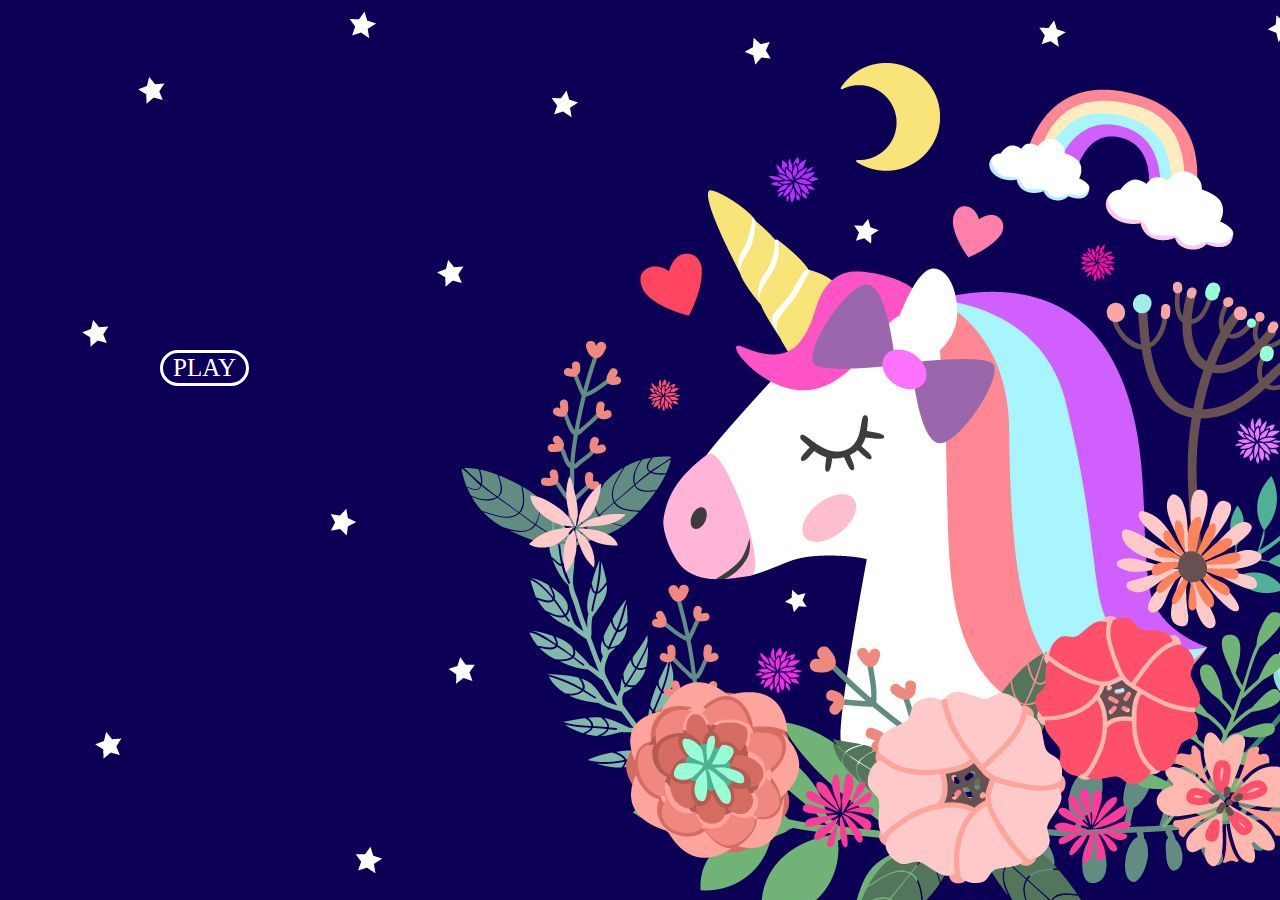
<file: index.html>
<!DOCTYPE html><html lang="en"><head>
    <script src="p5.js"></script>
    <script src="p5.sound.min.js"></script>
    <link rel="stylesheet" type="text/css" href="index.css">
    <meta charset="utf-8">
  <script src="p5.play.js"></script>
  </head>
  <body >
    <script src="index.js"></script>
    <br>
   
    <br> <br>
    <br> <br>
    <br>   <br>
    <br> <br>
    <br> <br>
    <br> <br>
    <br>   <br>
    <br> <br>
    <br> <br>
    &nbsp;&nbsp;&nbsp;&nbsp;&nbsp;&nbsp;&nbsp;&nbsp;&nbsp;&nbsp;&nbsp;&nbsp;&nbsp;&nbsp;&nbsp;&nbsp;&nbsp;&nbsp;&nbsp;&nbsp;
  
    &nbsp;&nbsp;&nbsp;&nbsp;&nbsp;&nbsp;&nbsp;&nbsp;&nbsp;&nbsp;&nbsp;&nbsp;&nbsp;&nbsp;&nbsp;&nbsp;  <button class="abc"onclick="play();">PLAY</button>

</body></html>
</file>
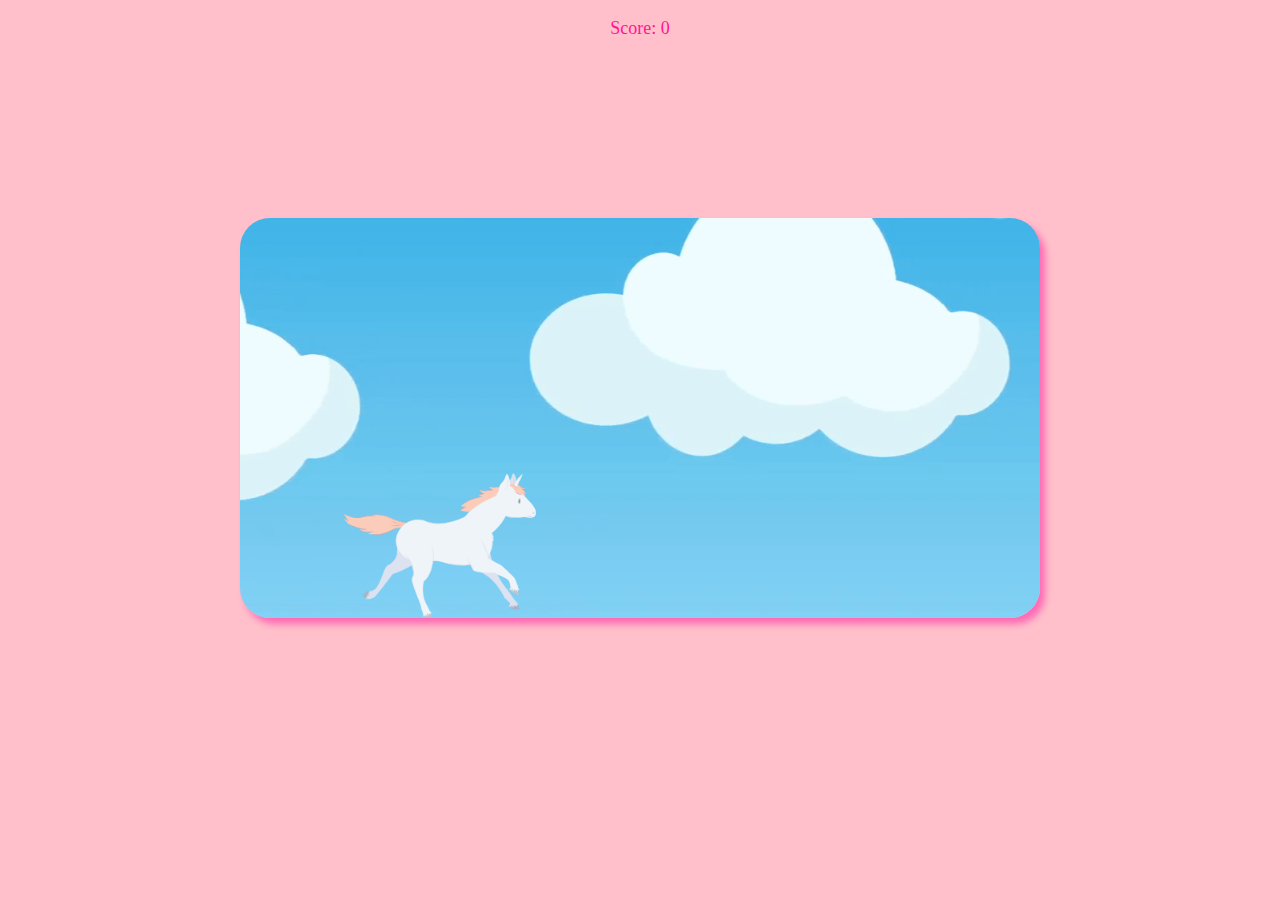
<file: play.html>
<!DOCTYPE html><html lang="en"><head>
    <script src="p5.js"></script>
    <script src="p5.sound.min.js"></script>
    <link rel="stylesheet" type="text/css" href="style.css">
    <meta charset="utf-8">
  <script src="p5.play.js"></script>
  </head>
  <body>
    <script src="sketch.js"></script>
  <center>
    <br>
    <label id="score-label" style="color:deeppink; font-size:large;" ></label>
  </center>

</body></html>
</file>
<file: index.css>
body{
    background-image: url("unicorn-b.jpg");
}

.abc{
    font-size:25px;
    color:white;
    background-color:transparent;
    font-family:cursive;
    border:3px solid white;
    border-radius:30px;
    padding-left:10px;
    padding-right:10px;
}
</file>
<file: style.css>
html, body {
  margin: 0;
  padding: 0;
background-color:	#FFC0CB;
}
canvas {
  display: block;
  border-radius:30px;
  box-shadow:5px 6px 7px hotpink;
}
</file>
